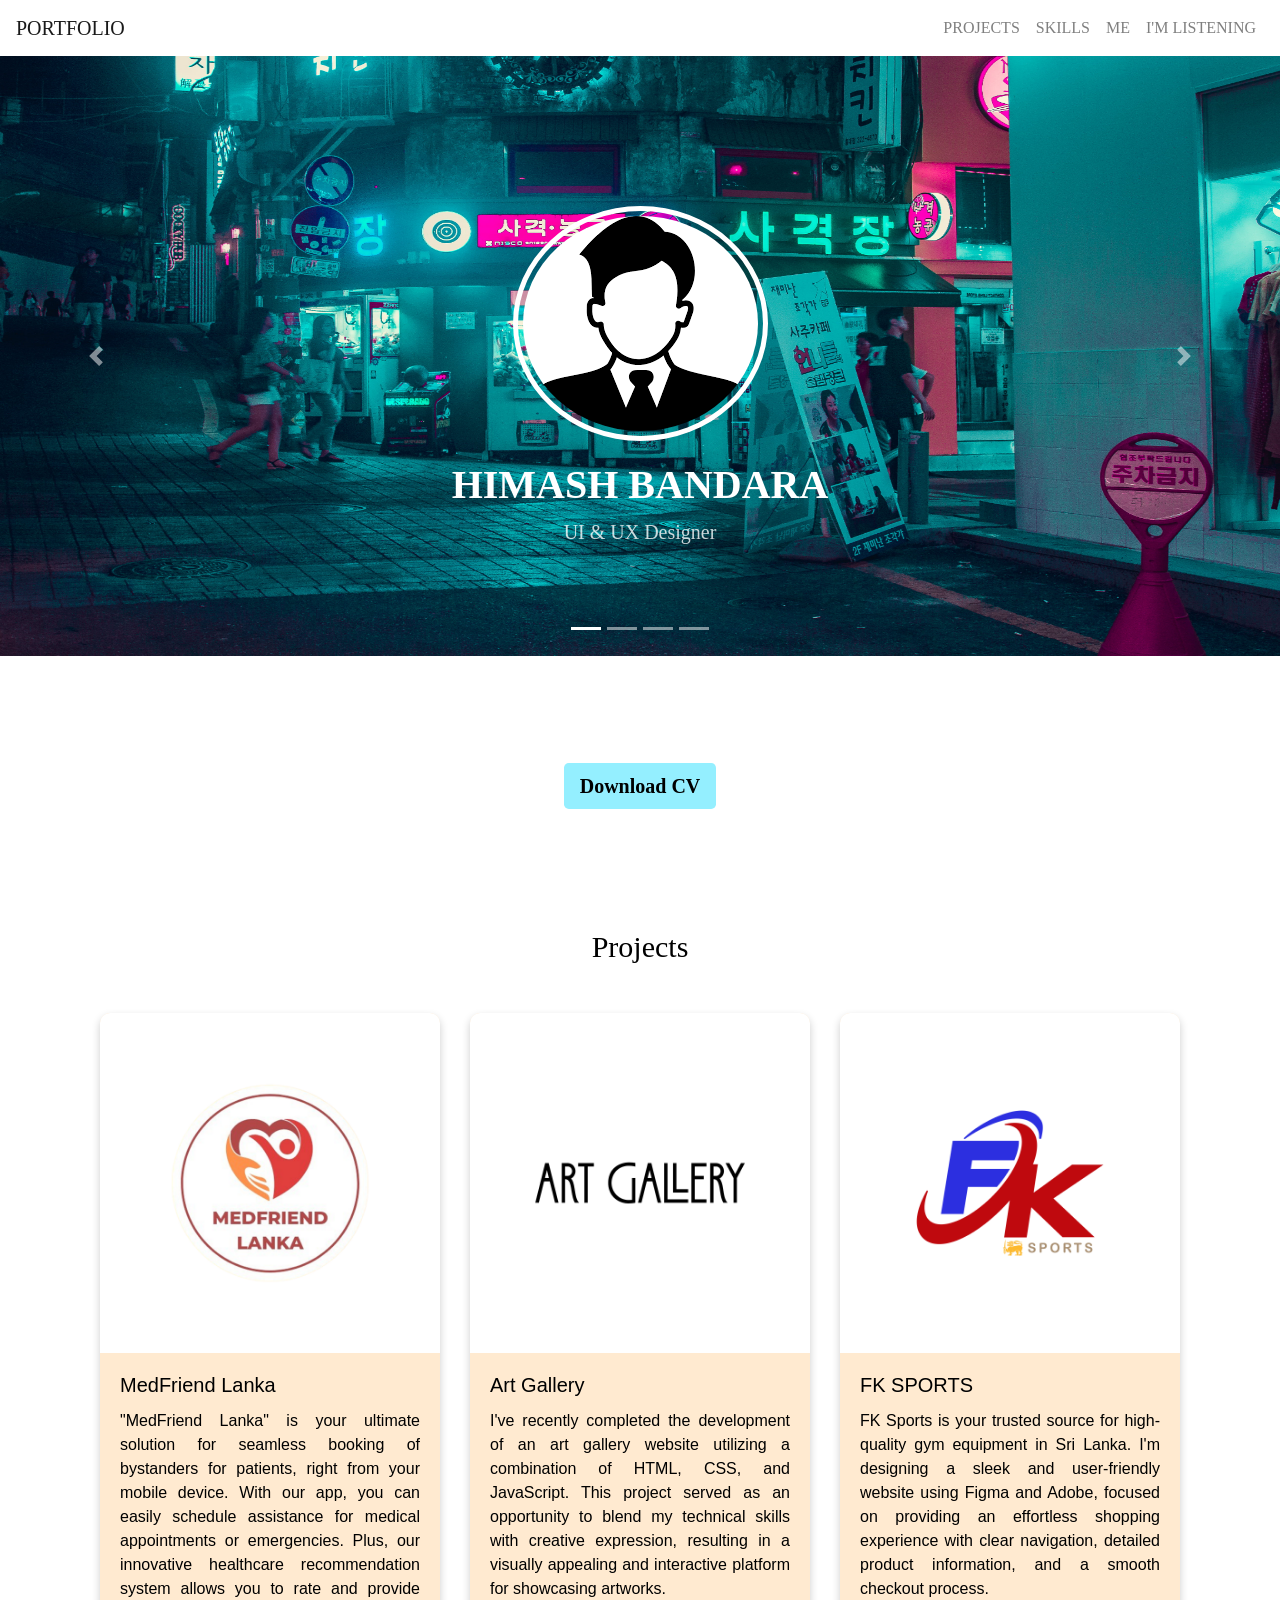
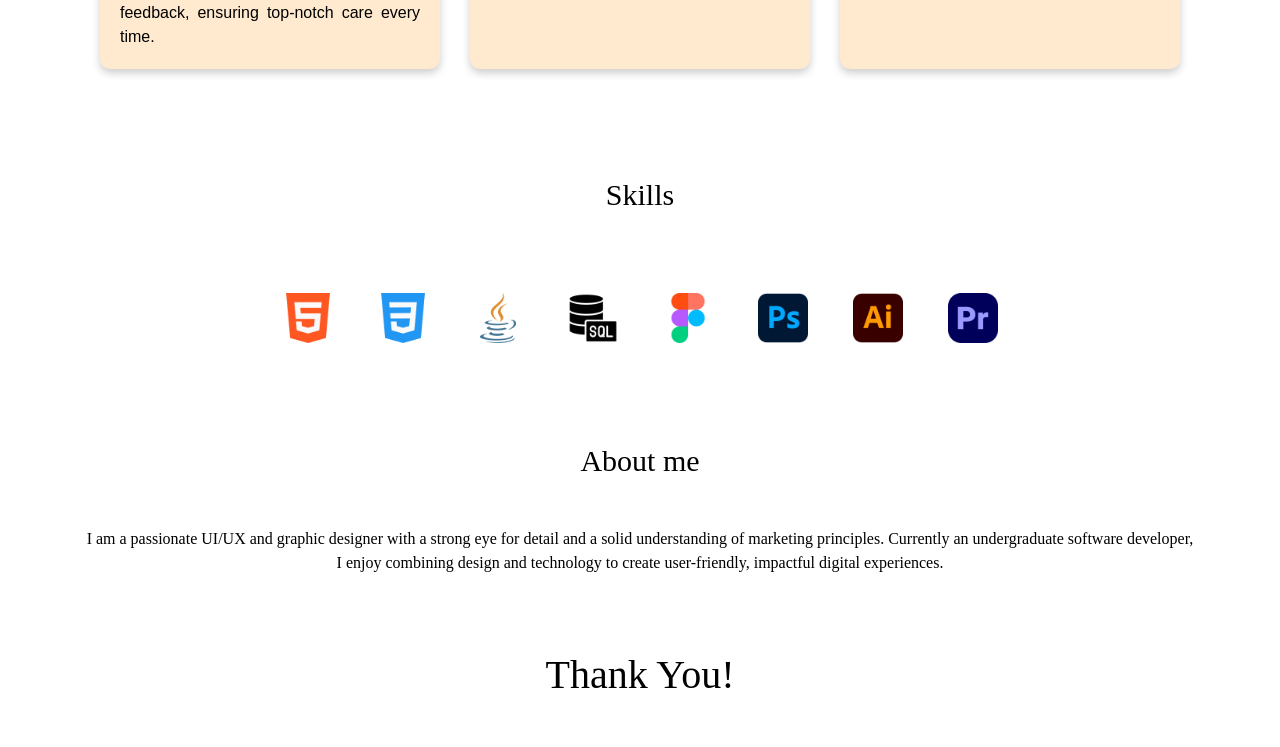
<file: index.html>
<!doctype html>
<html lang="en">
  <head>
    <meta charset="UTF-8">
    <meta name="viewport"
    content="width=device-width, user-scalable=no, initial-scale=1.0, maximum-scale=1.0, minimum-scale=1.0">
    <meta http-equiv="X-UA-Compatible" content="ie=edge">
    <!-- Bootstrap CSS-->
    <link rel="stylesheet" href="css/bootstrap.css">
    <link rel="stylesheet" href="css/custom.css">
    
    <title>Himash Bandara</title>
  </head>

  
  <body>

    <!-- Script CDN link-->
    <script src="https://code.jquery.com/jquery-3.3.1.slim.min.js" integrity="sha384-q8i/X+965DzO0rT7abK41JStQIAqVgRVzpbzo5smXKp4YfRvH+8abtTE1Pi6jizo" crossorigin="anonymous"></script>
    <script src="https://cdnjs.cloudflare.com/ajax/libs/popper.js/1.14.6/umd/popper.min.js" integrity="sha384-wHAiFfRlMFy6i5SRaxvfOCifBUQy1xHdJ/yoi7FRNXMRBu5WHdZYu1hA6ZOblgut" crossorigin="anonymous"></script>
    <script src="https://stackpath.bootstrapcdn.com/bootstrap/4.2.1/js/bootstrap.min.js" integrity="sha384-B0UglyR+jN6CkvvICOB2joaf5I4l3gm9GU6Hc1og6Ls7i6U/mkkaduKaBhlAXv9k" crossorigin="anonymous"></script>


    <!-- navigation -->
    <nav class="navbar navbar-expand-lg navbar-light navbar-custom" style="background-color: rgb(255, 255, 255);">
      <a class="navbar-brand" style="font-family: poppins;" href="#">PORTFOLIO</a>
      <button class="navbar-toggler" type="button" data-toggle="collapse" data-target="#navbarNav" aria-controls="navbarNav" aria-expanded="false" aria-label="Toggle navigation">
      <span class="navbar-toggler-icon"></span>
      </button>
      <div class="collapse navbar-collapse" id="navbarNav">
        <ul class="navbar-nav ml-auto">
          <!-- <li class="nav-item active">
            <a class="nav-link " style="font-family: thelorin;" href="#">Home</a>
          </li> -->
          <li class="nav-item">
            <a class="nav-link" style="font-family: poppins;" href="#projects">PROJECTS</a>
          </li>
          <li class="nav-item">
            <a class="nav-link " style="font-family: poppins;" href="#skills">SKILLS</a>
          </li>
          <li class="nav-item">
            <a class="nav-link" style="font-family: poppins;" href="#aboutme">ME</a>
          </li>
          <li class="nav-item">
            <a class="nav-link " style="font-family: poppins;" href="#askme">I'M LISTENING</a>
          </li>
        </ul>
      </div>
    </nav>

    <!-- Corousal -->
    <div id="carouselExampleIndicators" class="carousel slide" data-ride="carousel">
      <ol class="carousel-indicators">
          <li data-target="#carouselExampleIndicators" data-slide-to="0" class="active"></li>
          <li data-target="#carouselExampleIndicators" data-slide-to="1"></li>
          <li data-target="#carouselExampleIndicators" data-slide-to="2"></li>
          <li data-target="#carouselExampleIndicators" data-slide-to="3"></li>
      </ol>
      <div class="carousel-inner">
          <div class="carousel-item active">
              <img src="img/animewallpaper7.jpg" class="d-block w-100" alt="...">
          </div>
          <div class="carousel-item">
              <img src="img/animewallpaper8.jpg" class="d-block w-100" alt="...">
          </div>
          <div class="carousel-item">
              <img src="img/animewallpaper9.jpg" class="d-block w-100" alt="...">
          </div>
          <div class="carousel-item">
              <img src="img/animewallpaper6.jpg" class="d-block w-100" alt="...">
          </div>
      </div>
      <a class="carousel-control-prev" href="#carouselExampleIndicators" role="button" data-slide="prev">
          <span class="carousel-control-prev-icon" aria-hidden="true"></span>
          <span class="sr-only">Previous</span>
      </a>
      <a class="carousel-control-next" href="#carouselExampleIndicators" role="button" data-slide="next">
          <span class="carousel-control-next-icon" aria-hidden="true"></span>
          <span class="sr-only">Next</span>
      </a>
  </div>
  
    <!-- user image and details-->
    <div class="container" style="margin-bottom: 100px; margin-top: -250px;">
      <div class="row">
        <div class="col-12 w-10 w-md-10 w-lg-10">
          <img src="img/user.png" class="img rounded-circle mx-auto d-block img-fluid user-image " href="https://himashbandaragit.github.io/Hash.github.io/" alt="" style="margin-top: -200px; margin-bottom: 20px;">
        </div>
      </div>
  

      
      <div class="row">
          <div class="col-12">
            <h1 class="text-center" style="font-family: poppins; font-weight: 600; color: white;"> HIMASH BANDARA </h1>
            <p class="text-center lead" style="font-family: poppins; color: rgba(255, 255, 255, 0.795);">UI & UX Designer</p>
          </div>
          
      </div>
  </div>

      
    </div>
    
    

    <!-- Add the download button here -->
    <div class="row">
      <div class="col-12 text-center downloadbutton">
          <a href="cv/Himash Bandara - Resume.pdf" class="btn btn-primary btn-lg" download="Himash-Bandara.pdf" style="margin-top: 100px; font-family: thelorin; font-weight: 600; ">Download CV</a>
      </div>
    </div>

    <!-- Projects -->
<div id="projects" class="container">
  <h1 class="text-center mb-5" style="margin-top: 120px; font-family: poppins; color: black; font-size: 30px;">Projects</h1>
  <div class="card-group justify-content-center">
    <div class="col-12 col-sm-12 col-md-6 col-lg-4 mb-5">
      <div class="card medfriend-card h-100">
        <img src="img/medFriendLankaLogo-1.png" alt="" class="card-image-top">
        <div class="card-body d-flex flex-column">
          <h5 class="card-title">MedFriend Lanka</h5>
          <p class="card-text text-justify flex-grow-1">"MedFriend Lanka" is your ultimate solution
            for seamless booking of bystanders for
            patients, right from your mobile device. With
            our app, you can easily schedule assistance
            for medical appointments or emergencies.
            Plus, our innovative healthcare
            recommendation system allows you to rate
            and provide feedback, ensuring top-notch
            care every time.
          </p>
        </div>
      </div>
    </div>

    <div class="col-12 col-sm-12 col-md-6 col-lg-4 mb-5">
      <div class="card art-gallery-card h-100">
        <img src="img/Art Gallery.png" alt="" class="card-image-top">
        <div class="card-body d-flex flex-column">
          <h5 class="card-title">Art Gallery</h5>
          <p class="card-text text-justify flex-grow-1">I've recently completed the development of
            an art gallery website utilizing a combination
            of HTML, CSS, and JavaScript. This project
            served as an opportunity to blend my
            technical skills with creative expression,
            resulting in a visually appealing and
            interactive platform for showcasing
            artworks.
          </p>
        </div>
      </div>
    </div>

    <div class="col-12 col-sm-12 col-md-6 col-lg-4 mb-5">
      <div class="card another-card h-100">
        <img src="img/fksports.png" alt="" class="card-image-top">
        <div class="card-body d-flex flex-column">
          <h5 class="card-title">FK SPORTS</h5>
          <p class="card-text text-justify flex-grow-1">FK Sports is your trusted source for high-quality gym equipment in Sri Lanka. I'm designing a sleek and user-friendly website using Figma and Adobe, focused on providing an effortless shopping experience with clear navigation, detailed product information, and a smooth checkout process.</p>
        </div>
      </div>
    </div>

  </div>
</div>

    

    <!-- Skills -->
    <div id="skills"class="container" >
      <h1 class="text-center mb-5" style="margin-top: 60px;  font-family: poppins; color: black; font-size: 30px;">Skills</h1>
      <div class="row text-center justify-content-center" style="margin-top: 80px;">
        <div class="col-3 col-lg-1 ">
          <img src="skill-icons/html-5.png" alt="" style="width: 50px; height: 50px; margin-bottom: 50px;" class="skill-icon">
        </div>
        <div class="col-3 col-lg-1">
          <img src="skill-icons/css-3 (1).png" alt="" style="width: 50px; height: 50px;" class="skill-icon">
        </div>
        <div class="col-3 col-lg-1">
          <img src="skill-icons/java (1).png" alt="" style="width: 50px; height: 50px;" class="skill-icon">
        </div>
        <div class="col-3 col-lg-1">
          <img src="skill-icons/sql-server.png" alt="" style="width: 50px; height: 50px;" class="skill-icon">
        </div>
        <div class="col-3 col-lg-1">
          <img src="skill-icons/figma.png" alt="" style="width: 50px; height: 50px;" class="skill-icon">
        </div>
        <div class="col-3 col-lg-1">
          <img src="skill-icons/photoshop.png" alt="" style="width: 50px; height: 50px;" class="skill-icon">
        </div>
        <div class="col-3 col-lg-1">
          <img src="skill-icons/illustrator.png" alt="" style="width: 50px; height: 50px;" class="skill-icon">
        </div>
        <div class="col-3 col-lg-1">
          <img src="skill-icons/premiere-pro.png" alt="" style="width: 50px; height: 50px;" class="skill-icon">
        </div>
      </div>
    </div>

    <!-- About me -->
    <div id="aboutme" class="container">
      <h1 class="text-center mb-5" style="margin-top: 50px; font-family: poppins; color: black; font-size: 30px;">About me</h1>
      <div class="row ">
        <div class="col-12">
          <p class="text-center justify-content-center" style=" color: black; font-family: poppins;"   >
I am a passionate UI/UX and graphic designer with a strong eye for
detail and a solid understanding of marketing principles. Currently an
undergraduate software developer, I enjoy combining design and
technology to create user-friendly, impactful digital experiences.

          </p>
        </div>
      </div>

      <h1 class="text-center mb-5" style="margin-top: 60px; font-family: poppins; color: black;">Thank You!</h1>
      
    </div>
    
    

    
  
  </body>
</html>
</file>
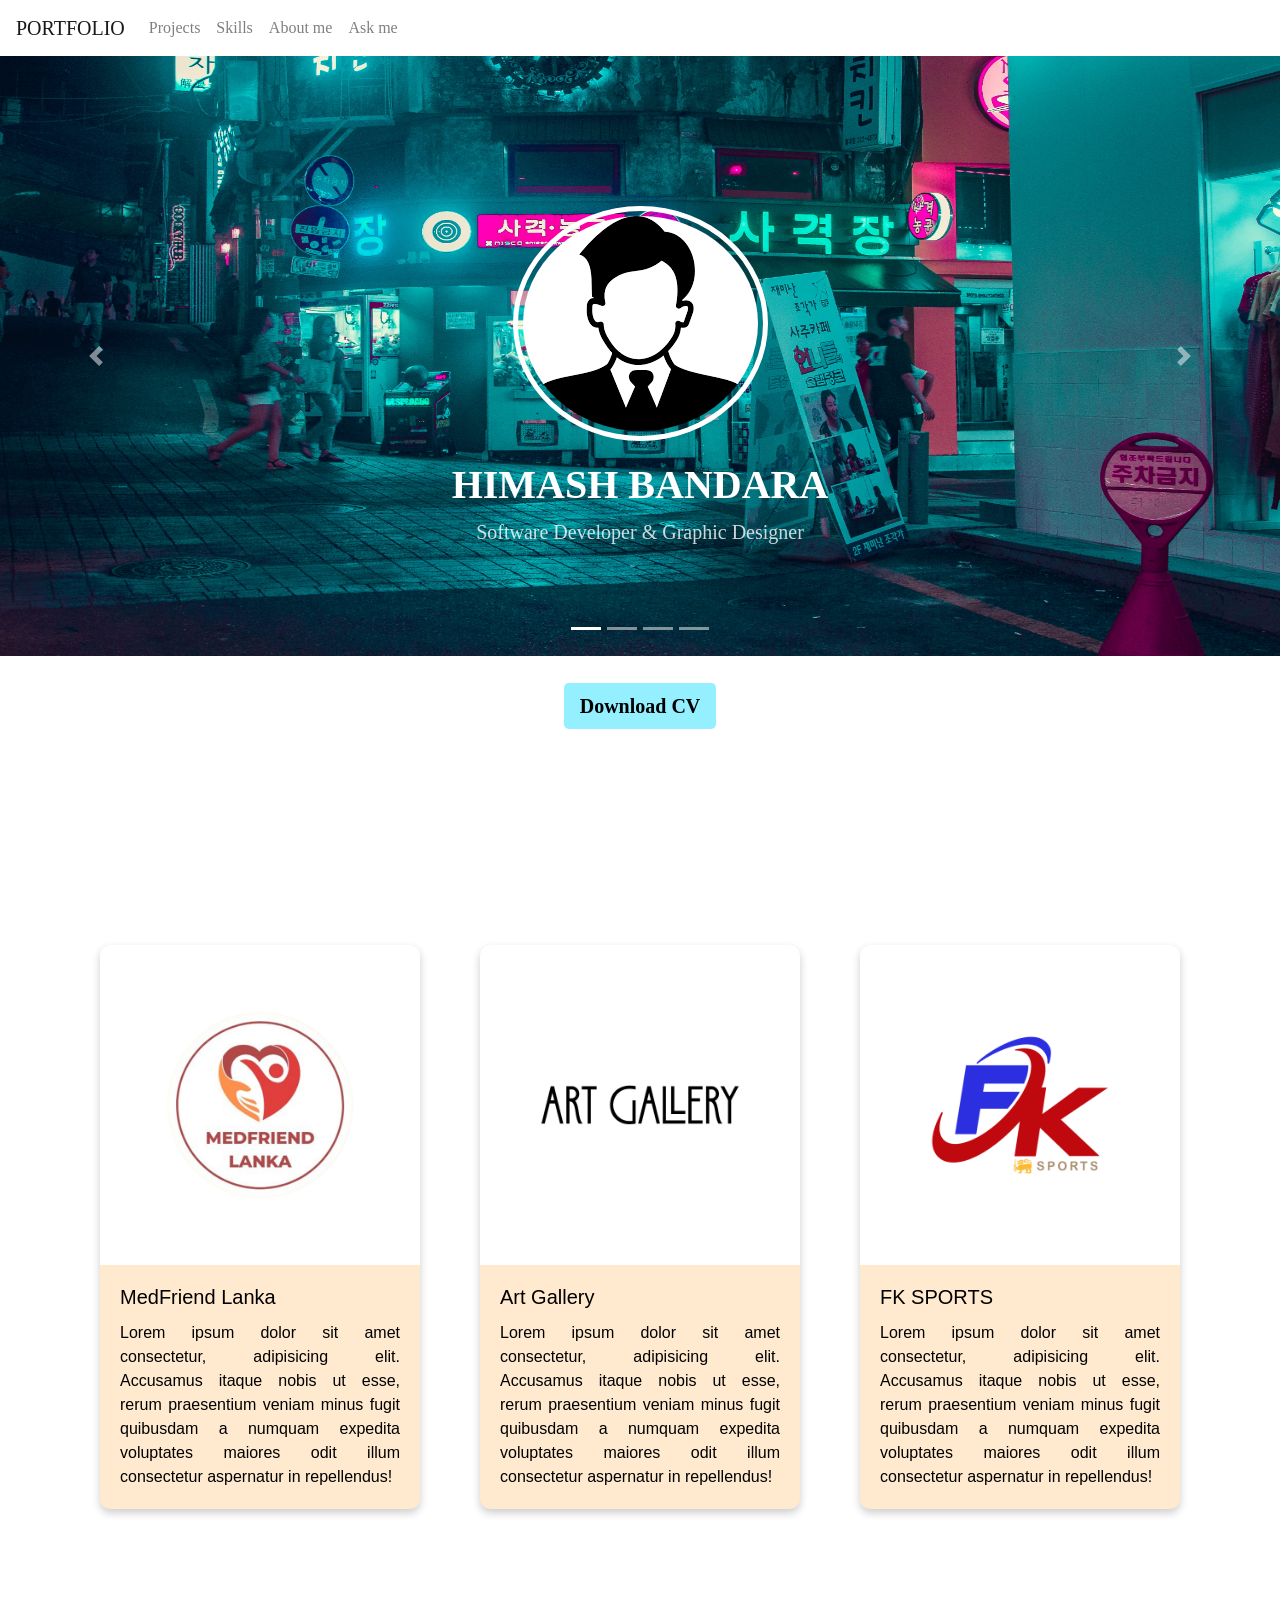
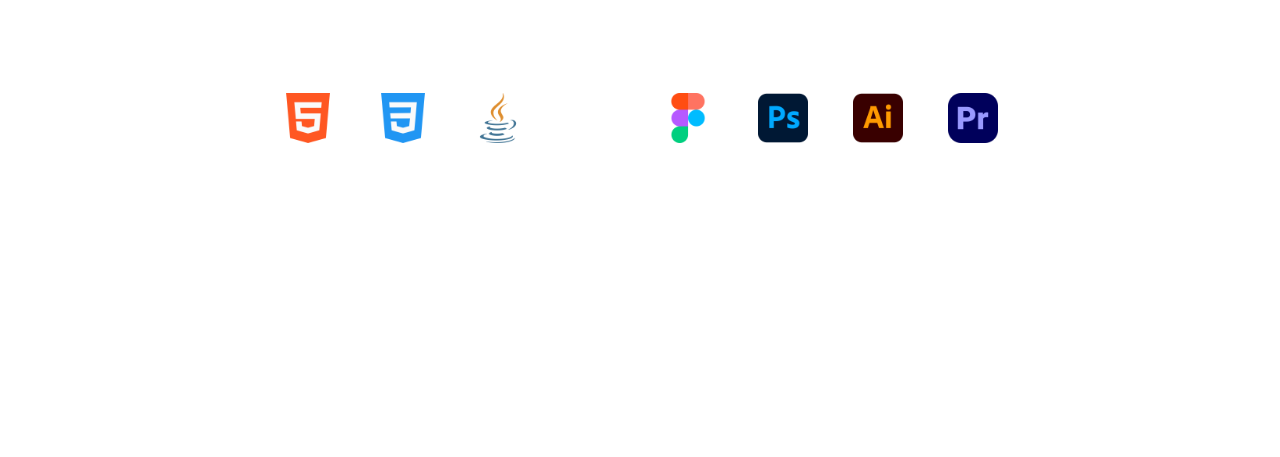
<file: final.html>
<!doctype html>
<html lang="en">
  <head>
    <meta charset="UTF-8">
    <meta name="viewport"
    content="width=device-width, user-scalable=no, initial-scale=1.0, maximum-scale=1.0, minimum-scale=1.0">
    <meta http-equiv="X-UA-Compatible" content="ie=edge">
    <!-- Bootstrap CSS-->
    <link rel="stylesheet" href="css/bootstrap.css">
    <link rel="stylesheet" href="css/custom.css">
    
    <title>Document</title>
  </head>

  
  <body>

    <!-- Script CDN link-->
    <script src="https://code.jquery.com/jquery-3.3.1.slim.min.js" integrity="sha384-q8i/X+965DzO0rT7abK41JStQIAqVgRVzpbzo5smXKp4YfRvH+8abtTE1Pi6jizo" crossorigin="anonymous"></script>
    <script src="https://cdnjs.cloudflare.com/ajax/libs/popper.js/1.14.6/umd/popper.min.js" integrity="sha384-wHAiFfRlMFy6i5SRaxvfOCifBUQy1xHdJ/yoi7FRNXMRBu5WHdZYu1hA6ZOblgut" crossorigin="anonymous"></script>
    <script src="https://stackpath.bootstrapcdn.com/bootstrap/4.2.1/js/bootstrap.min.js" integrity="sha384-B0UglyR+jN6CkvvICOB2joaf5I4l3gm9GU6Hc1og6Ls7i6U/mkkaduKaBhlAXv9k" crossorigin="anonymous"></script>

    <!-- navigation -->
    <nav class="navbar navbar-expand-lg navbar-light navbar-custom" style="background-color: rgb(255, 255, 255);">
      <a class="navbar-brand" style="font-family: thelorin;" href="#">PORTFOLIO</a>
      <button class="navbar-toggler" type="button" data-toggle="collapse" data-target="#navbarNav" aria-controls="navbarNav" aria-expanded="false" aria-label="Toggle navigation">
      <span class="navbar-toggler-icon"></span>
      </button>
      <div class="collapse navbar-collapse" id="navbarNav">
        <ul class="navbar-nav ">
          <!-- <li class="nav-item active">
            <a class="nav-link " style="font-family: thelorin;" href="#">Home</a>
          </li> -->
          <li class="nav-item">
            <a class="nav-link" style="font-family: thelorin;" href="#">Projects</a>
          </li>
          <li class="nav-item">
            <a class="nav-link " style="font-family: thelorin;" href="#">Skills</a>
          </li>
          <li class="nav-item">
            <a class="nav-link" style="font-family: thelorin;" href="#">About me</a>
          </li>
          <li class="nav-item">
            <a class="nav-link " style="font-family: thelorin;" href="#">Ask me</a>
          </li>
        </ul>
      </div>
    </nav>

    <!-- Corousal -->
    
    <div id="carouselExampleIndicators" class="carousel slide" data-ride="carousel">
      <ol class="carousel-indicators">
          <li data-target="#carouselExampleIndicators" data-slide-to="0" class="active"></li>
          <li data-target="#carouselExampleIndicators" data-slide-to="1"></li>
          <li data-target="#carouselExampleIndicators" data-slide-to="2"></li>
          <li data-target="#carouselExampleIndicators" data-slide-to="3"></li>
      </ol>
      <div class="carousel-inner">
          <div class="carousel-item active">
              <img src="img/animewallpaper7.jpg" class="d-block w-100" alt="...">
          </div>
          <div class="carousel-item">
              <img src="img/animewallpaper8.jpg" class="d-block w-100" alt="...">
          </div>
          <div class="carousel-item">
              <img src="img/animewallpaper9.jpg" class="d-block w-100" alt="...">
          </div>
          <div class="carousel-item">
              <img src="img/animewallpaper6.jpg" class="d-block w-100" alt="...">
          </div>
      </div>
      <a class="carousel-control-prev" href="#carouselExampleIndicators" role="button" data-slide="prev">
          <span class="carousel-control-prev-icon" aria-hidden="true"></span>
          <span class="sr-only">Previous</span>
      </a>
      <a class="carousel-control-next" href="#carouselExampleIndicators" role="button" data-slide="next">
          <span class="carousel-control-next-icon" aria-hidden="true"></span>
          <span class="sr-only">Next</span>
      </a>
  </div>
  
    <!-- user image and details-->
    <div class="container" style="margin-bottom: 100px; margin-top: -250px;">
      <div class="row">
        <div class="col-12">
          <img src="img/user.png" class="img rounded-circle mx-auto d-block img-fluid user-image" alt="" style="margin-top: -200px; margin-bottom: 20px;">
        </div>
      </div>
      
      <div class="row">
          <div class="col-12">
            <h1 class="text-center" style="font-family: thelorin; font-weight: 600; color: white;"> HIMASH BANDARA </h1>
            <p class="text-center lead" style="font-family: thelorin; color: rgba(255, 255, 255, 0.795);">Software Developer   &   Graphic Designer</p>
          </div>
      </div>

      
    </div>
    
    

    <!-- Add the download button here -->
    <div class="row">
      <div class="col-12 text-center downloadbutton">
          <a href="cv/Himash-Bandara.pdf" class="btn btn-primary btn-lg" download="Himash-Bandara.pdf" style="margin-top: 20px; font-family: thelorin; font-weight: 600; ">Download CV</a>
      </div>
    </div>

    <!-- Projects -->
    <div class="container">
      <h1 class="text-center mb-5" style="margin-top: 120px; font-family: thelorin; color: white;">Projects</h1>
      <div class="card-deck justify-content-center">
        <div class="col-12 col-sm-12 col-md-6 col-lg-4 mb-5">
          <div class="card medfriend-card">
            <img src="img/medFriendLankaLogo-1.png" alt="" class="card-image-top">
            <div class="card-body">
              <h5 class="card-title">MedFriend Lanka</h5>
              <p class="card-text text-justify">Lorem ipsum dolor sit amet consectetur, adipisicing elit. Accusamus itaque nobis ut esse, rerum praesentium veniam minus fugit quibusdam a numquam expedita voluptates maiores odit illum consectetur aspernatur in repellendus!</p>
            </div>
          </div>
        </div>
    
        <div class="col-12 col-sm-12 col-md-6 col-lg-4 mb-5">
          <div class="card art-gallery-card">
            <img src="img/Art Gallery.png" alt="" class="card-image-top">
            <div class="card-body">
              <h5 class="card-title">Art Gallery</h5>
              <p class="card-text text-justify">Lorem ipsum dolor sit amet consectetur, adipisicing elit. Accusamus itaque nobis ut esse, rerum praesentium veniam minus fugit quibusdam a numquam expedita voluptates maiores odit illum consectetur aspernatur in repellendus!</p>
            </div>
          </div>
        </div>
    
        <div class="col-12 col-sm-12 col-md-6 col-lg-4 mb-5">
          <div class="card another-card">
            <img src="img/fksports.png" alt="" class="card-image-top">
            <div class="card-body">
              <h5 class="card-title">FK SPORTS</h5>
              <p class="card-text text-justify">Lorem ipsum dolor sit amet consectetur, adipisicing elit. Accusamus itaque nobis ut esse, rerum praesentium veniam minus fugit quibusdam a numquam expedita voluptates maiores odit illum consectetur aspernatur in repellendus!</p>
            </div>
          </div>
        </div>
      </div>
    </div>
    

    <!-- Skills -->
    <div class="container" >
      <h1 class="text-center mb-5" style="margin-top: 40px; font-family: thelorin; color: white;">Skills</h1>
      <div class="row text-center justify-content-center">
        <div class="col-3 col-lg-1 ">
          <img src="skill-icons/html-5.png" alt="" style="width: 50px; height: 50px; margin-bottom: 50px;" class="skill-icon">
        </div>
        <div class="col-3 col-lg-1">
          <img src="skill-icons/css-3 (1).png" alt="" style="width: 50px; height: 50px;" class="skill-icon">
        </div>
        <div class="col-3 col-lg-1">
          <img src="skill-icons/java (1).png" alt="" style="width: 50px; height: 50px;" class="skill-icon">
        </div>
        <div class="col-3 col-lg-1">
          <img src="skill-icons/sql-white.png" alt="" style="width: 50px; height: 50px;" class="skill-icon">
        </div>
        <div class="col-3 col-lg-1">
          <img src="skill-icons/figma.png" alt="" style="width: 50px; height: 50px;" class="skill-icon">
        </div>
        <div class="col-3 col-lg-1">
          <img src="skill-icons/photoshop.png" alt="" style="width: 50px; height: 50px;" class="skill-icon">
        </div>
        <div class="col-3 col-lg-1">
          <img src="skill-icons/illustrator.png" alt="" style="width: 50px; height: 50px;" class="skill-icon">
        </div>
        <div class="col-3 col-lg-1">
          <img src="skill-icons/premiere-pro.png" alt="" style="width: 50px; height: 50px;" class="skill-icon">
        </div>
      </div>
    </div>

    <!-- About me -->
    <div class="container">
      <h1 class="text-center mb-5" style="margin-top: 80px; font-family: thelorin; color: white;">About me</h1>
      <div class="row ">
        <div class="col-12">
          <p class="text-center justify-content-center" style="color: white;">I'm a Computer Science undergraduate with a passion for full-stack development and mobile app design. Skilled in HTML, CSS, JavaScript, Java, Python, SQL, Dart, and Flutter, I enjoy creating user-centric applications for web and mobile. I'm driven by a desire to leverage technology for positive change and eager to learn and collaborate in software engineering.</p>
        </div>
      </div>
    </div>
    
    

    
  
  </body>
</html>
</file>
<file: css/custom.css>
/* profile image styling */
.user-image {
    border: 5px solid #ffffff; /* Adjust the border thickness and color as needed */
    padding: 5px; /* Optional: Adds space between the image and the border */
    transition: border-color 0.3s ease; /* Optional: Adds smooth transition effect */
  }

.user-image:hover {
    border-color: #94efff; /* Optional: Changes the border color on hover */
}


/* Card styling */
.medfriend-card, .art-gallery-card, .another-card {
    border-width: 0px;
    border-radius: 10px;
    color: black;
    box-shadow: 0 4px 8px 0 rgba(0, 0, 0, 0.2);
}


/* Specific background colors */
.medfriend-card {
    background-color: rgb(255, 234, 208);
    
}

.art-gallery-card {
    background-color: rgb(255, 234, 208);
}

.another-card {
    background-color: rgb(255, 234, 208);
}


/* Ensuring images respect border radius */
.card img {
    border-radius: 10px 10px 0 0;
}


body {
    background-color: rgb(255, 255, 255); /* Replace with your desired color */
}

html {
    overflow-x: hidden; /* Prevents horizontal scrolling */
}

/* Ensure the carousel spans the full width of its container */
.carousel {
    width: 100%;
    margin: 0 auto; /* Center the carousel within its container */
    
}

/* Remove extra padding and margin around the images */
.carousel-item img {
    width: 100%;  /* Ensures the image covers the full width of the item */
    height: 600px; /* Adjusts the height based on the width */
}

.btn{
    border-width: 0px;
    background-color: #94efff; 
    color: black;
}

.btn:hover{
    background-color: black;
}
</file>
